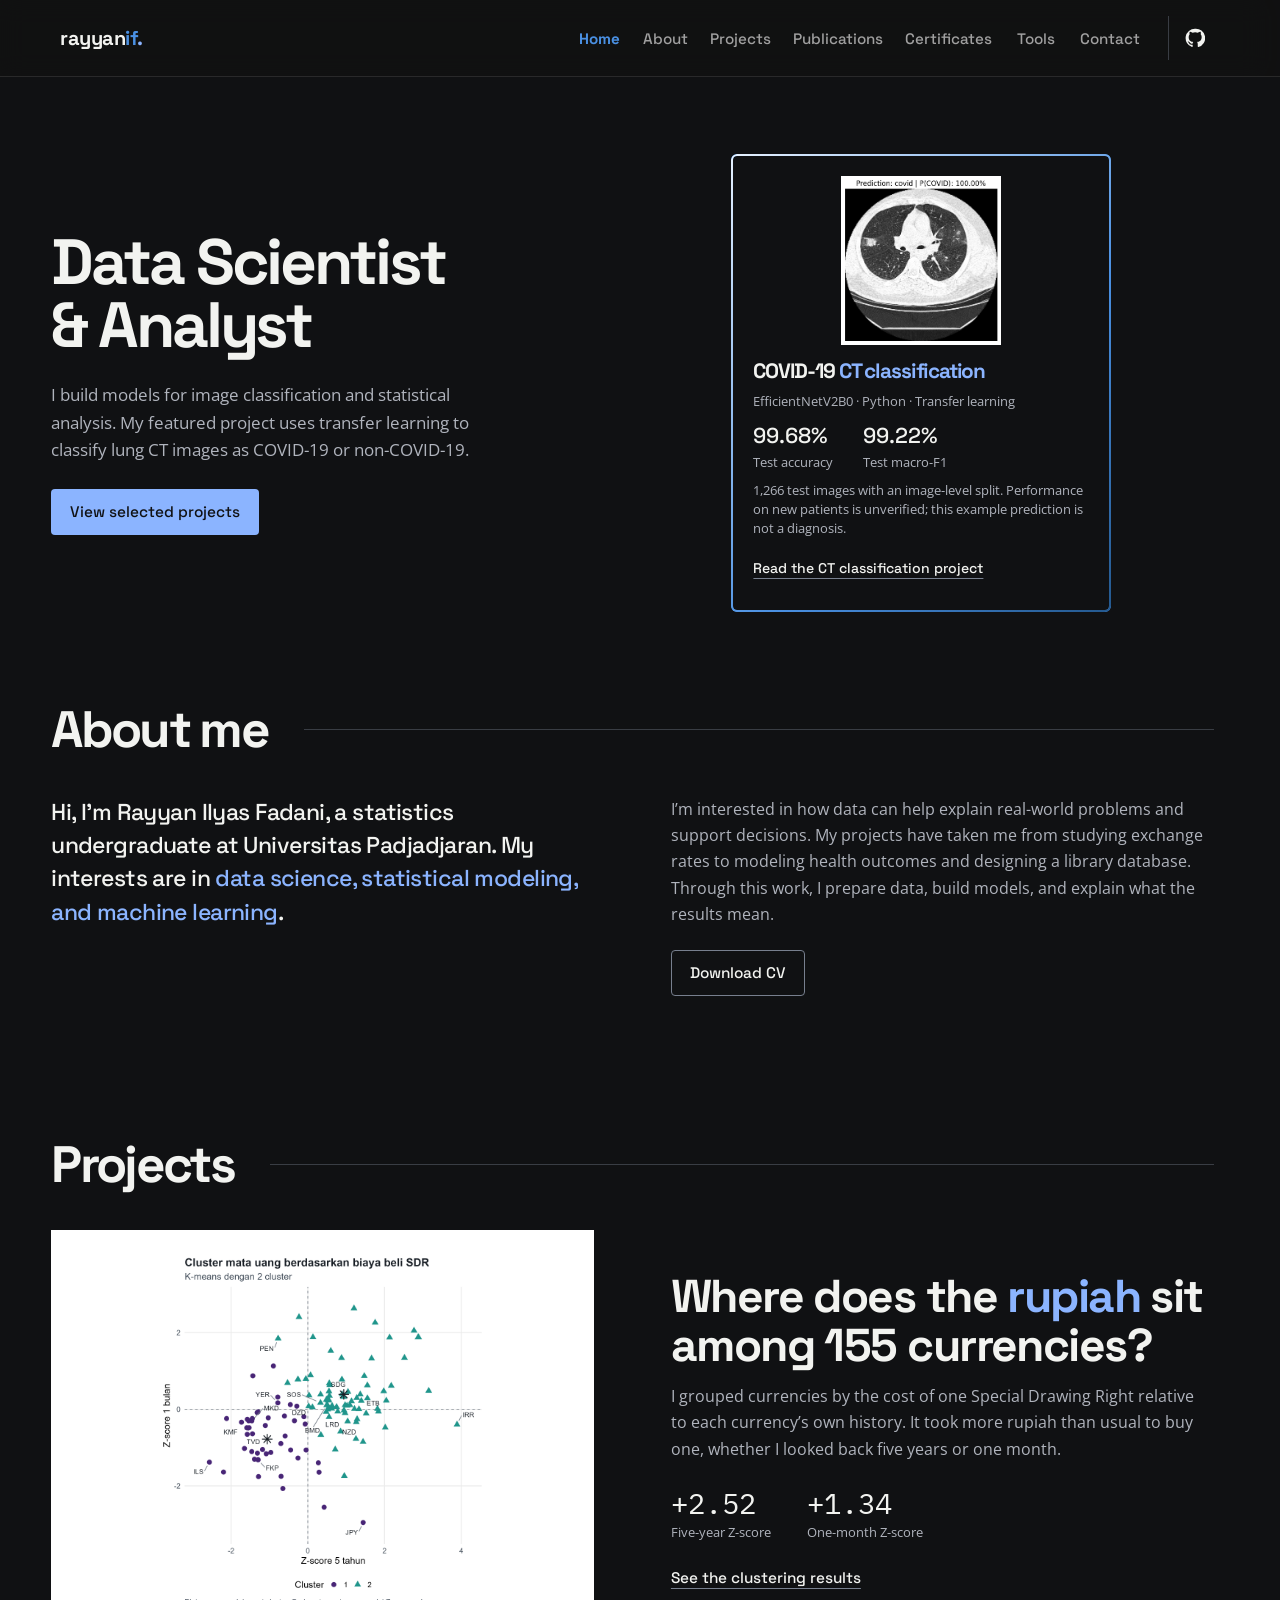
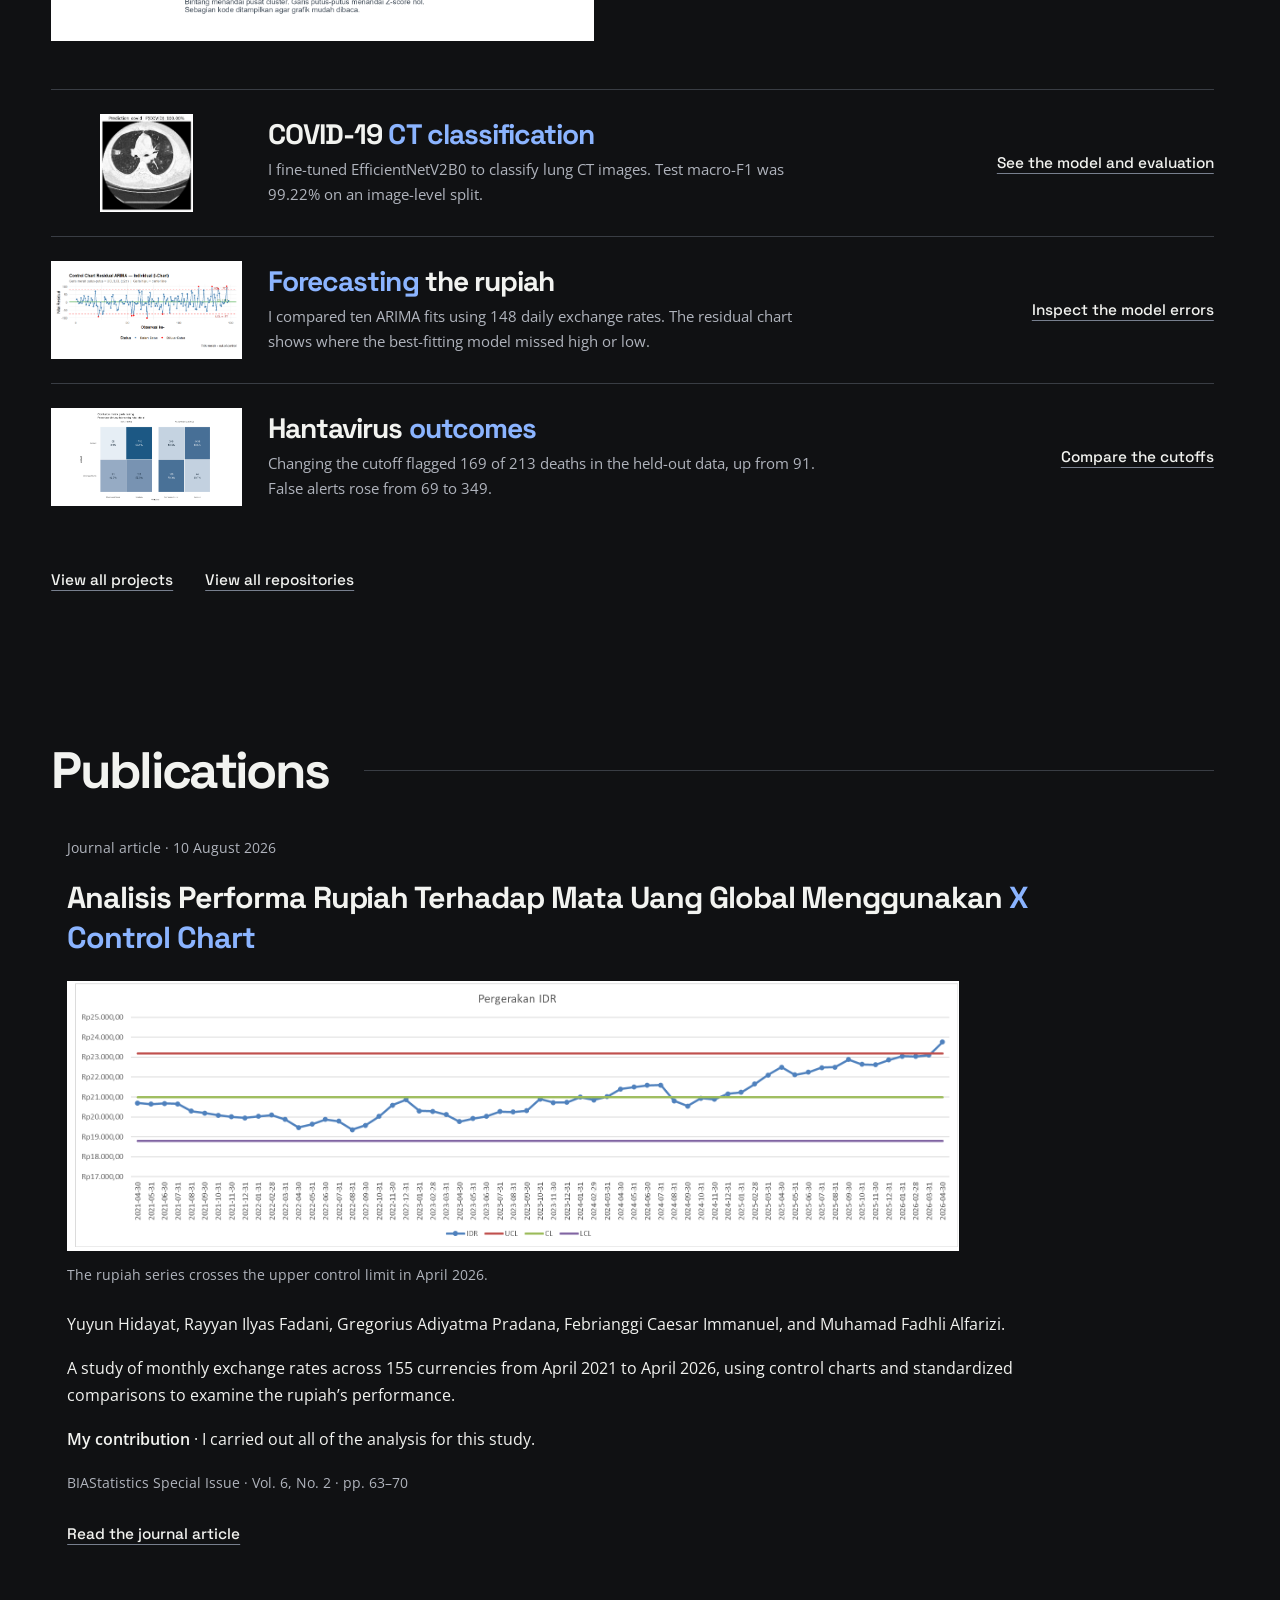
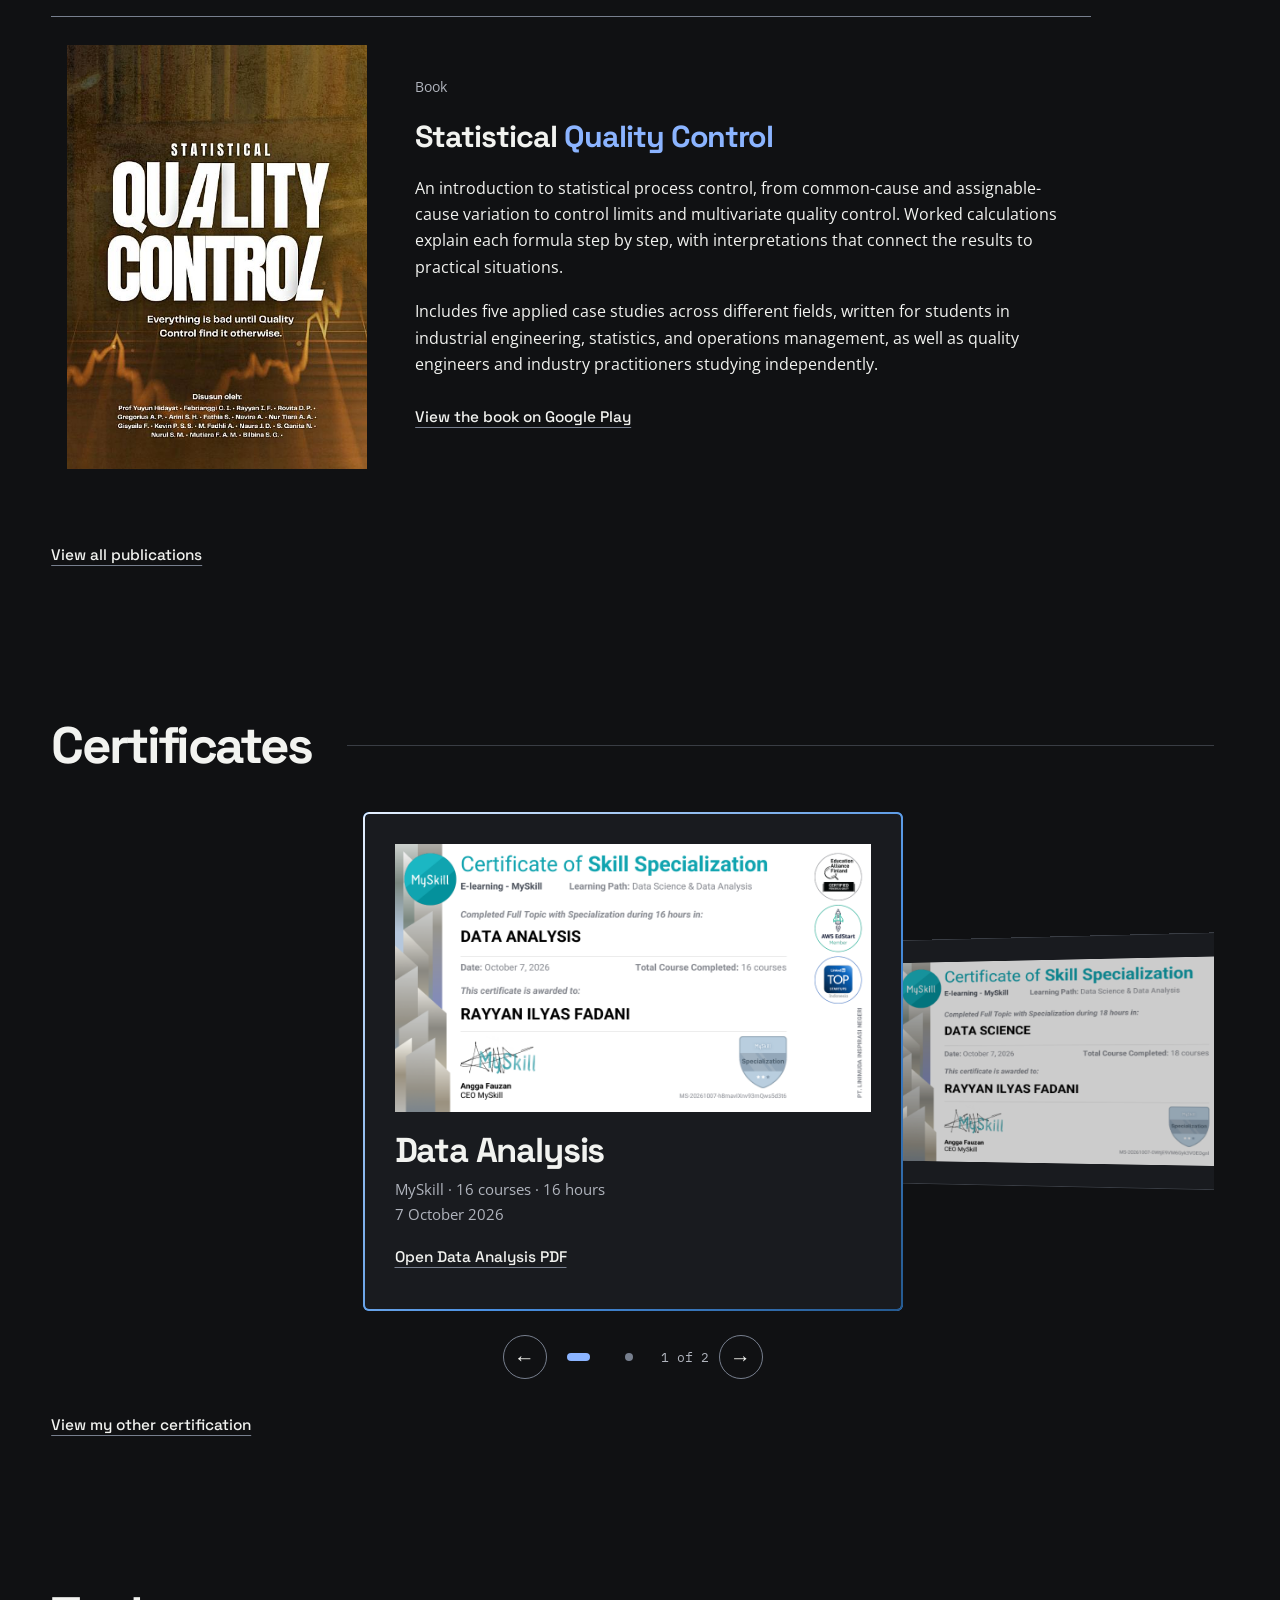
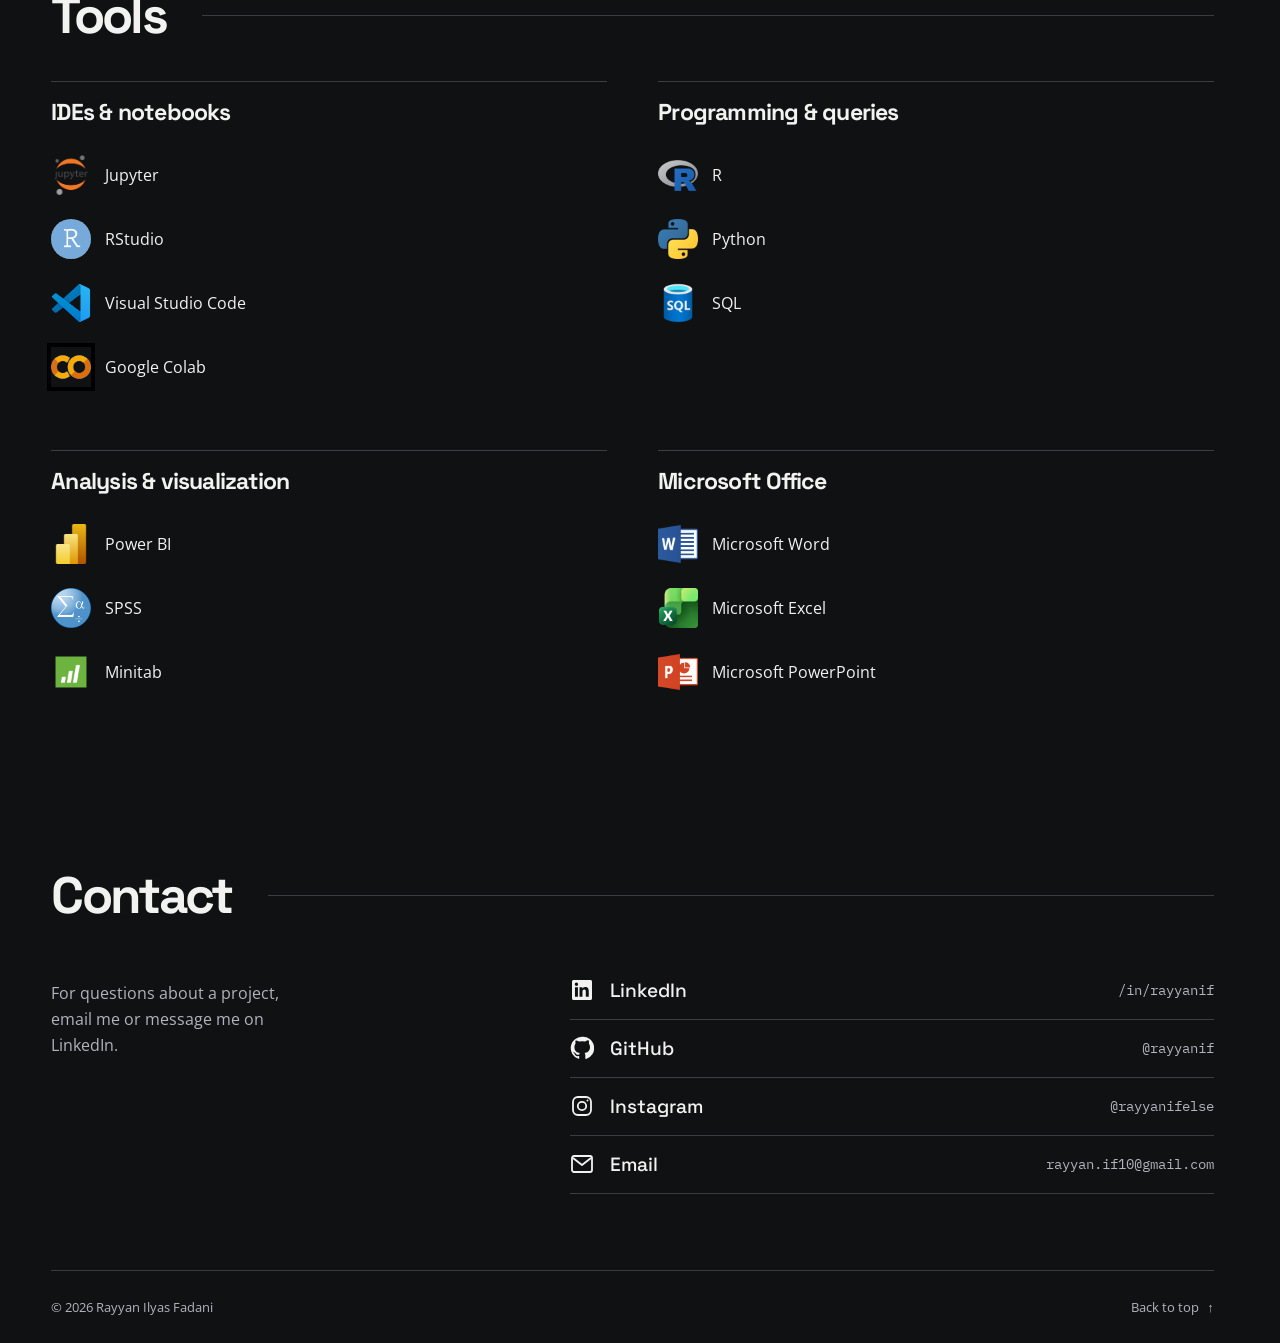
<file: index.html>
<!doctype html>
<html lang="en" class="static-page">
<head>
  <meta charset="utf-8">
  <meta name="viewport" content="width=device-width, initial-scale=1">
  <meta name="description" content="Rayyan Ilyas Fadani’s statistics portfolio. Read his rupiah exchange-rate studies, compare classification cutoffs, or try his library catalogue.">
  <meta name="theme-color" content="#101113">
  <title>Rayyan Ilyas Fadani | Data & Statistics</title>
  <link rel="icon" href="data:image/svg+xml,%3Csvg xmlns='http://www.w3.org/2000/svg' viewBox='0 0 64 64'%3E%3Crect width='64' height='64' rx='12' fill='%23101113'/%3E%3Ctext x='13' y='48' fill='%238bb4ff' font-size='48' font-family='Arial' font-weight='700'%3Er%3C/text%3E%3C/svg%3E">
  <link rel="preload" href="assets/fonts/space-grotesk-700.ttf" as="font" type="font/ttf" crossorigin>
  <link rel="stylesheet" href="styles.css">
  <script src="script.js" defer></script>
</head>
<body>
  <svg width="0" height="0" aria-hidden="true" focusable="false" style="position:absolute">
    <defs>
      <filter id="colab-background" color-interpolation-filters="sRGB">
        <feColorMatrix type="matrix" values="1 0 0 0 0  0 1 0 0 0  0 0 1 0 0  0 0 -1 0 1"/>
      </filter>
    </defs>
  </svg>
  <div class="cursor-glow" aria-hidden="true"></div>
  <a class="skip-link" href="#main">Skip to content</a>
  <header class="site-header">
    <nav class="navigation" aria-label="Main navigation">
      <a class="wordmark" href="#home" aria-label="Rayyan, home">rayyan<span>if</span><span class="wordmark-period">.</span></a>
      <button class="menu-toggle" type="button" aria-expanded="false" aria-controls="nav-links">Menu <span aria-hidden="true">☰</span></button>
      <div class="nav-links" id="nav-links">
        <a class="is-current" href="#home" aria-current="location">Home</a>
        <a href="#about">About</a>
        <a href="#projects">Projects</a>
        <a href="#publications">Publications</a>
        <a href="#certificates">Certificates</a>
        <a href="#tools">Tools</a>
        <a href="#contact">Contact</a>
      </div>
      <a class="nav-social" href="https://github.com/rayyanif" target="_blank" rel="noopener noreferrer" aria-label="Rayyan on GitHub (opens in a new tab)"><svg width="20" height="20" viewBox="0 0 24 24" aria-hidden="true"><path fill="currentColor" d="M12 .8a11.3 11.3 0 0 0-3.6 22c.6.1.8-.3.8-.6v-2.1c-3.4.7-4.1-1.4-4.1-1.4-.5-1.3-1.3-1.7-1.3-1.7-1.1-.7.1-.7.1-.7 1.2.1 1.8 1.2 1.8 1.2 1.1 1.8 2.8 1.3 3.5 1 .1-.8.4-1.3.7-1.6-2.7-.3-5.5-1.4-5.5-6 0-1.3.5-2.4 1.2-3.3-.1-.3-.5-1.5.1-3.2 0 0 1-.3 3.4 1.2a11.7 11.7 0 0 1 6.2 0c2.4-1.6 3.4-1.2 3.4-1.2.6 1.7.2 2.9.1 3.2.8.9 1.2 2 1.2 3.3 0 4.6-2.8 5.7-5.5 6 .4.4.8 1.1.8 2.2v3.2c0 .3.2.7.8.6A11.3 11.3 0 0 0 12 .8Z"/></svg></a>
    </nav>
  </header>

  <main id="main" tabindex="-1">
    <section class="hero section-shell" id="home" aria-labelledby="hero-title">
      <div class="hero-copy">
        <h1 id="hero-title">Data Scientist<span>&amp; Analyst</span></h1>
        <p class="hero-description">I build models for image classification and statistical analysis. My featured project uses transfer learning to classify lung CT images as COVID-19 or non-COVID-19.</p>
        <a class="button button-primary" href="#projects">View selected projects</a>
      </div>
      <a class="hero-project" data-project="covid" href="https://github.com/rayyanif/COVID-CT-Scans-Classification#readme" aria-labelledby="figure-title">
        <div class="hero-project-image">
          <img src="assets/projects/covid-ct-prediction.png" width="389" height="411" alt="Example lung CT image predicted as COVID, with a displayed model probability of 100 percent.">
        </div>
        <div class="hero-project-caption">
          <h2 id="figure-title">COVID-19 <span class="title-accent">CT classification</span></h2>
          <p>EfficientNetV2B0 · Python · Transfer learning</p>
          <dl class="hero-project-metrics">
            <div><dt>Test accuracy</dt><dd>99.68%</dd></div>
            <div><dt>Test macro-F1</dt><dd>99.22%</dd></div>
          </dl>
          <p class="hero-project-note">1,266 test images with an image-level split. Performance on new patients is unverified; this example prediction is not a diagnosis.</p>
          <span class="text-link">Read the CT classification project</span>
        </div>
      </a>
    </section>

    <section class="about section-shell" id="about" aria-labelledby="about-title">
      <h2 class="section-title" id="about-title">About me</h2>
      <div class="about-copy">
        <p>Hi, I’m Rayyan Ilyas Fadani, a statistics undergraduate at Universitas Padjadjaran. My interests are in <span class="title-accent">data science, statistical modeling, and machine learning</span>.</p>
        <div class="about-details">
          <p>I’m interested in how data can help explain real-world problems and support decisions. My projects have taken me from studying exchange rates to modeling health outcomes and designing a library database. Through this work, I prepare data, build models, and explain what the results mean.</p>
          <div class="about-actions">
            <a class="button button-outline" href="assets/documents/rayyan-ilyas-fadani-cv.pdf" download="Rayyan-Ilyas-Fadani-CV.pdf">Download CV</a>
          </div>
        </div>
      </div>
    </section>

    <section class="portfolio section-shell content-section" id="projects" aria-labelledby="projects-title">
      <h2 class="section-title" id="projects-title">Projects</h2>
      <div class="section-content">
        <article class="lead-project">
          <a class="project-entry" href="https://github.com/rayyanif/currency-clustering#readme" data-project="currency" aria-labelledby="currency-action currency-title">
            <div class="project-image"><img src="assets/projects/currency-clustering.png" width="2160" height="2016" loading="lazy" alt="Scatterplot of 155 currencies. The two clusters separate most clearly along the five-year Z-score axis."></div>
            <div class="project-body">
              <h3 id="currency-title">Where does the <span class="title-accent">rupiah</span> sit among 155 currencies?</h3>
              <p>I grouped currencies by the cost of one Special Drawing Right relative to each currency’s own history. It took more rupiah than usual to buy one, whether I looked back five years or one month.</p>
              <dl class="scores">
                <div><dt>Five-year Z-score</dt><dd>+2.52</dd></div>
                <div><dt>One-month Z-score</dt><dd>+1.34</dd></div>
              </dl>
              <span class="project-action" id="currency-action">See the clustering results</span>
            </div>
          </a>
        </article>
        <div class="project-list">
          <article>
            <a class="project-entry" href="https://github.com/rayyanif/COVID-CT-Scans-Classification#readme" data-project="covid" aria-labelledby="covid-action covid-title">
              <div class="project-image"><img src="assets/projects/covid-ct-prediction.png" width="389" height="411" loading="lazy" alt="Example lung CT image predicted as COVID by the classification model."></div>
              <div class="project-body"><h3 id="covid-title">COVID-19 <span class="title-accent">CT classification</span></h3><p>I fine-tuned EfficientNetV2B0 to classify lung CT images. Test macro-F1 was 99.22% on an image-level split.</p></div>
              <span class="project-action" id="covid-action">See the model and evaluation</span>
            </a>
          </article>
          <article>
            <a class="project-entry" href="https://github.com/rayyanif/time-series-anomaly-detection#readme" data-project="timeseries" aria-labelledby="rate-action rate-title">
              <div class="project-image"><img src="assets/projects/time-series-anomaly-detection.png" width="963" height="405" loading="lazy" alt="Rupiah model residuals plotted against upper and lower control limits."></div>
              <div class="project-body"><h3 id="rate-title"><span class="title-accent">Forecasting</span> the rupiah</h3><p>I compared ten ARIMA fits using 148 daily exchange rates. The residual chart shows where the best-fitting model missed high or low.</p></div>
              <span class="project-action" id="rate-action">Inspect the model errors</span>
            </a>
          </article>
          <article>
            <a class="project-entry" href="https://github.com/rayyanif/hantavirus-outcome-logit#readme" data-project="hantavirus" aria-labelledby="cutoff-action cutoff-title">
              <div class="project-image"><img src="assets/projects/hantavirus-outcome-logit.png" width="1980" height="1320" loading="lazy" alt="Two confusion matrices compare deaths detected and false alerts at different cutoffs."></div>
              <div class="project-body"><h3 id="cutoff-title">Hantavirus <span class="title-accent">outcomes</span></h3><p>Changing the cutoff flagged 169 of 213 deaths in the held-out data, up from 91. False alerts rose from 69 to 349.</p></div>
              <span class="project-action" id="cutoff-action">Compare the cutoffs</span>
            </a>
          </article>
          <article>
            <a class="project-entry" href="https://github.com/rayyanif/sistem-perpustakaan-demo#readme" data-project="library" aria-labelledby="library-action library-title">
              <div class="project-image"><img src="assets/projects/sistem-perpustakaan-demo.png" width="1917" height="1077" loading="lazy" alt="Book records in the staff interface of the PHP library application."></div>
              <div class="project-body"><h3 id="library-title">Library <span class="title-accent">catalogue and loans</span></h3><p>I designed a five-table database that links books to shelves and ties each loan to a book, a member, and the staff member who recorded it.</p></div>
              <span class="project-action" id="library-action">See the database design and demo</span>
            </a>
          </article>
        </div>
        <div class="section-actions">
          <a class="text-link" href="projects.html">View all projects</a>
          <a class="text-link" href="https://github.com/rayyanif?tab=repositories" target="_blank" rel="noopener noreferrer">View all repositories</a>
        </div>
      </div>
    </section>

    <section class="section-shell content-section" id="publications" aria-labelledby="publications-title">
      <h2 class="section-title" id="publications-title">Publications</h2>
      <div class="section-content">
        <div class="publication-list">
          <article>
            <a class="publication-entry" href="https://biastatistics.statistics.unpad.ac.id/?journal=biastatistics-special-issue&amp;page=article&amp;op=view&amp;path[]=365" target="_blank" rel="noopener noreferrer" aria-labelledby="publication-article-title">
            <p class="publication-meta">Journal article · 10 August 2026</p>
            <h3 id="publication-article-title" lang="id">Analisis Performa Rupiah Terhadap Mata Uang Global Menggunakan <span class="title-accent">X Control Chart</span></h3>
            <figure class="publication-figure">
              <img class="publication-chart" src="assets/publications/rupiah-control-chart.png" width="892" height="270" loading="lazy" alt="Rupiah exchange-rate control chart showing the IDR series rising above the upper control limit in April 2026.">
              <figcaption>The rupiah series crosses the upper control limit in April 2026.</figcaption>
            </figure>
            <p>Yuyun Hidayat, Rayyan Ilyas Fadani, Gregorius Adiyatma Pradana, Febrianggi Caesar Immanuel, and Muhamad Fadhli Alfarizi.</p>
            <p>A study of monthly exchange rates across 155 currencies from April 2021 to April 2026, using control charts and standardized comparisons to examine the rupiah’s performance.</p>
            <p><strong>My contribution</strong> · I carried out all of the analysis for this study.</p>
            <p class="publication-meta">BIAStatistics Special Issue · Vol. 6, No. 2 · pp. 63–70</p>
            <span class="text-link">Read the journal article</span>
            </a>
          </article>
          <article>
            <a class="publication-entry publication-book" href="https://play.google.com/store/books/details?id=x0sCEgAAQBAJ" target="_blank" rel="noopener noreferrer" aria-labelledby="publication-book-title">
            <img class="publication-cover" src="assets/publications/statistical-quality-control.png" width="488" height="690" loading="lazy" alt="Statistical Quality Control book cover, with a gold financial chart and white title lettering.">
            <div>
            <p class="publication-meta">Book</p>
            <h3 id="publication-book-title">Statistical <span class="title-accent">Quality Control</span></h3>
            <p>An introduction to statistical process control, from common-cause and assignable-cause variation to control limits and multivariate quality control. Worked calculations explain each formula step by step, with interpretations that connect the results to practical situations.</p>
            <p>Includes five applied case studies across different fields, written for students in industrial engineering, statistics, and operations management, as well as quality engineers and industry practitioners studying independently.</p>
            <span class="text-link">View the book on Google Play</span>
            </div>
            </a>
          </article>
        </div>
        <div class="section-actions"><a class="text-link" href="publications.html">View all publications</a></div>
      </div>
    </section>

    <section class="section-shell content-section" id="certificates" aria-labelledby="certificates-title">
      <h2 class="section-title" id="certificates-title">Certificates</h2>
      <div class="section-content">
        <div class="certificate-carousel" role="region" aria-roledescription="carousel" aria-label="Professional learning certificates">
          <div class="certificate-stage">
            <article class="certificate-card is-active" data-cert-card="0" aria-label="1 of 2: Data Analysis">
              <a class="certificate-image" href="assets/certificates/data-analysis.pdf" data-certificate="analysis" aria-label="View Data Analysis certificate"><img src="assets/certificates/data-analysis.png" width="1080" height="608" alt="MySkill Data Analysis certificate awarded to Rayyan Ilyas Fadani on October 7, 2026."></a>
              <div class="certificate-caption">
                <h3>Data Analysis</h3>
                <p>MySkill · 16 courses · 16 hours<br><time datetime="2026-10-07">7 October 2026</time></p>
                <a class="text-link" href="assets/certificates/data-analysis.pdf" target="_blank" rel="noopener">Open Data Analysis PDF</a>
              </div>
            </article>
            <article class="certificate-card is-next" data-cert-card="1" aria-label="2 of 2: Data Science">
              <a class="certificate-image" href="assets/certificates/data-science.pdf" data-certificate="science" aria-label="View Data Science certificate"><img src="assets/certificates/data-science.png" width="1080" height="608" alt="MySkill Data Science certificate awarded to Rayyan Ilyas Fadani on October 7, 2026."></a>
              <div class="certificate-caption">
                <h3>Data Science</h3>
                <p>MySkill · 18 courses · 18 hours<br><time datetime="2026-10-07">7 October 2026</time></p>
                <a class="text-link" href="assets/certificates/data-science.pdf" target="_blank" rel="noopener">Open Data Science PDF</a>
              </div>
            </article>
          </div>
          <div class="carousel-controls"><button class="icon-button" type="button" id="cert-prev" aria-label="Previous certificate"><span aria-hidden="true">←</span></button><div class="carousel-pagination"><button type="button" class="pagination-dot is-active" data-cert-select="0" aria-label="Show Data Analysis certificate" aria-current="true"></button><button type="button" class="pagination-dot" data-cert-select="1" aria-label="Show Data Science certificate"></button></div><span class="carousel-status" id="certificate-status" aria-live="polite">1 of 2</span><button class="icon-button" type="button" id="cert-next" aria-label="Next certificate"><span aria-hidden="true">→</span></button></div>
        </div>
        <a class="text-link more-certificates" href="https://drive.google.com/drive/folders/1c-R0uegCNLDr7WXMf4hUiOt3ECHUJkLB" target="_blank" rel="noopener noreferrer">View my other certification</a>
      </div>
    </section>

    <section class="section-shell content-section" id="tools" aria-labelledby="tools-title">
      <h2 class="section-title" id="tools-title">Tools</h2>
      <div class="section-content">
        <div class="tool-groups">
          <section class="tool-group">
            <h3>IDEs &amp; notebooks</h3>
            <ul>
              <li><img class="tool-logo" src="assets/tools/jupyter.webp" width="64" height="64" loading="lazy" alt=""><span>Jupyter</span></li>
              <li><img class="tool-logo" src="assets/tools/rstudio.png" width="64" height="64" loading="lazy" alt=""><span>RStudio</span></li>
              <li><img class="tool-logo" src="assets/tools/vscode.png" width="64" height="64" loading="lazy" alt=""><span>Visual Studio Code</span></li>
              <li><img class="tool-logo" src="assets/tools/colab.png" width="64" height="64" loading="lazy" alt=""><span>Google Colab</span></li>
            </ul>
          </section>
          <section class="tool-group">
            <h3>Programming &amp; queries</h3>
            <ul>
              <li><img class="tool-logo" src="assets/tools/r.webp" width="64" height="64" loading="lazy" alt=""><span>R</span></li>
              <li><img class="tool-logo" src="assets/tools/python.webp" width="64" height="64" loading="lazy" alt=""><span>Python</span></li>
              <li><img class="tool-logo" src="assets/tools/sql.webp" width="64" height="64" loading="lazy" alt=""><span>SQL</span></li>
            </ul>
          </section>
          <section class="tool-group">
            <h3>Analysis &amp; visualization</h3>
            <ul>
              <li><img class="tool-logo" src="assets/tools/powerbi.webp" width="64" height="64" loading="lazy" alt=""><span>Power BI</span></li>
              <li><img class="tool-logo" src="assets/tools/spss-transparent.png" width="64" height="64" loading="lazy" alt=""><span>SPSS</span></li>
              <li><img class="tool-logo" src="assets/tools/minitab.webp" width="64" height="64" loading="lazy" alt=""><span>Minitab</span></li>
            </ul>
          </section>
          <section class="tool-group">
            <h3>Microsoft Office</h3>
            <ul>
              <li><img class="tool-logo" src="assets/tools/word.webp" width="64" height="64" loading="lazy" alt=""><span>Microsoft Word</span></li>
              <li><img class="tool-logo" src="assets/tools/excel.webp" width="64" height="64" loading="lazy" alt=""><span>Microsoft Excel</span></li>
              <li><img class="tool-logo" src="assets/tools/ppt.webp" width="64" height="64" loading="lazy" alt=""><span>Microsoft PowerPoint</span></li>
            </ul>
          </section>
        </div>
      </div>
    </section>

    <section class="contact section-shell" id="contact" aria-labelledby="contact-title">
      <h2 class="section-title" id="contact-title">Contact</h2>
      <div><p>For questions about a project, email me or message me on LinkedIn.</p></div>
      <div class="social-links">
        <a href="https://www.linkedin.com/in/rayyanif" target="_blank" rel="noopener noreferrer">
          <svg class="contact-icon" width="24" height="24" viewBox="0 0 24 24" fill="currentColor" aria-hidden="true"><path d="M20.45 2H3.55C2.69 2 2 2.68 2 3.52v16.96C2 21.32 2.69 22 3.55 22h16.9c.86 0 1.55-.68 1.55-1.52V3.52C22 2.68 21.31 2 20.45 2ZM7.93 18.75H4.98V9.2h2.95ZM6.45 7.9a1.71 1.71 0 1 1 0-3.42 1.71 1.71 0 0 1 0 3.42Zm12.3 10.85H15.8V14.1c0-1.11-.02-2.54-1.55-2.54-1.55 0-1.79 1.21-1.79 2.46v4.73H9.51V9.2h2.83v1.3h.04c.39-.74 1.36-1.52 2.79-1.52 2.98 0 3.58 1.96 3.58 4.51Z"/></svg>
          <strong>LinkedIn</strong><span>/in/rayyanif</span>
        </a>
        <a href="https://github.com/rayyanif" target="_blank" rel="noopener noreferrer">
          <svg class="contact-icon" width="24" height="24" viewBox="0 0 24 24" fill="currentColor" aria-hidden="true"><path d="M12 .8a11.3 11.3 0 0 0-3.6 22c.6.1.8-.3.8-.6v-2.1c-3.4.7-4.1-1.4-4.1-1.4-.5-1.3-1.3-1.7-1.3-1.7-1.1-.7.1-.7.1-.7 1.2.1 1.8 1.2 1.8 1.2 1.1 1.8 2.8 1.3 3.5 1 .1-.8.4-1.3.7-1.6-2.7-.3-5.5-1.4-5.5-6 0-1.3.5-2.4 1.2-3.3-.1-.3-.5-1.5.1-3.2 0 0 1-.3 3.4 1.2a11.7 11.7 0 0 1 6.2 0c2.4-1.6 3.4-1.2 3.4-1.2.6 1.7.2 2.9.1 3.2.8.9 1.2 2 1.2 3.3 0 4.6-2.8 5.7-5.5 6 .4.4.8 1.1.8 2.2v3.2c0 .3.2.7.8.6A11.3 11.3 0 0 0 12 .8Z"/></svg>
          <strong>GitHub</strong><span>@rayyanif</span>
        </a>
        <a href="https://www.instagram.com/rayyanifelse/" target="_blank" rel="noopener noreferrer">
          <svg class="contact-icon" width="24" height="24" viewBox="0 0 24 24" fill="none" stroke="currentColor" stroke-width="1.8" aria-hidden="true"><rect x="3" y="3" width="18" height="18" rx="5"/><circle cx="12" cy="12" r="4.2"/><circle cx="17.5" cy="6.5" r="1" fill="currentColor" stroke="none"/></svg>
          <strong>Instagram</strong><span>@rayyanifelse</span>
        </a>
        <a href="mailto:rayyan.if10@gmail.com">
          <svg class="contact-icon" width="24" height="24" viewBox="0 0 24 24" fill="none" stroke="currentColor" stroke-width="1.8" stroke-linejoin="round" aria-hidden="true"><rect x="2" y="4" width="20" height="16" rx="2"/><path d="m3 6 9 7 9-7"/></svg>
          <strong>Email</strong><span>rayyan.if10@gmail.com</span>
        </a>
      </div>
    </section>
  </main>

  <footer class="site-footer section-shell"><p>© <span id="footer-year">2026</span> Rayyan Ilyas Fadani</p><a href="#home">Back to top <span aria-hidden="true">↑</span></a></footer>

  <dialog class="detail-dialog" id="project-dialog" aria-labelledby="project-dialog-title"><div class="dialog-top"><button class="close-button" type="button" data-close-dialog="project-dialog" aria-label="Close project notes">Close <span aria-hidden="true">×</span></button></div><div id="project-dialog-content"></div></dialog>
  <dialog class="certificate-dialog" id="certificate-dialog" aria-labelledby="certificate-dialog-title"><div class="dialog-top"><h2 id="certificate-dialog-title">Certificate</h2><button class="close-button" type="button" data-close-dialog="certificate-dialog" aria-label="Close certificate">Close <span aria-hidden="true">×</span></button></div><img id="certificate-dialog-image" src="assets/certificates/data-analysis.png" width="1080" height="608" alt=""><div class="certificate-dialog-footer"><p id="certificate-dialog-description"></p><a class="button button-primary" id="certificate-download" href="assets/certificates/data-analysis.pdf" download>Download PDF</a></div></dialog>
</body>
</html>
</file>
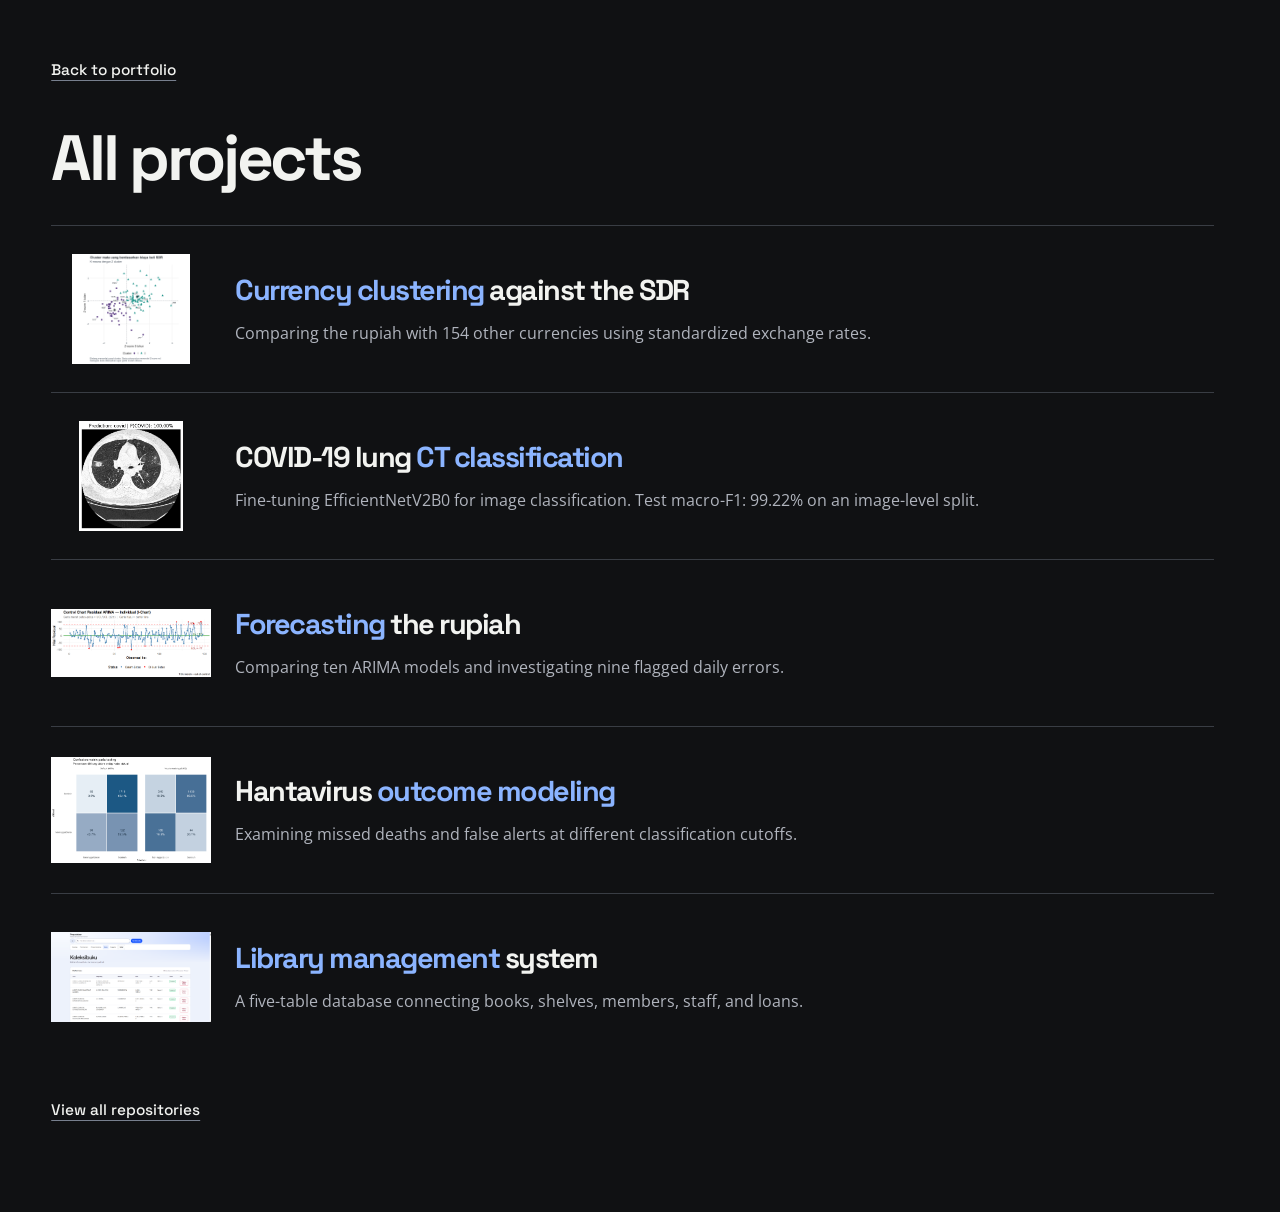
<file: projects.html>
<!doctype html>
<html lang="en">
<head>
  <meta charset="utf-8">
  <meta name="viewport" content="width=device-width, initial-scale=1">
  <meta name="description" content="Projects by Rayyan Ilyas Fadani in statistical modeling, currency analysis, and database design.">
  <title>All projects | Rayyan Ilyas Fadani</title>
  <link rel="stylesheet" href="styles.css">
</head>
<body>
  <main class="section-shell archive">
    <a class="text-link" href="index.html#projects">Back to portfolio</a>
    <h1>All projects</h1>
    <ul class="archive-list">
      <li><a href="index.html#project-currency"><img src="assets/projects/currency-clustering.png" width="2160" height="2016" alt="Currency clustering scatterplot."><div><h2><span class="title-accent">Currency clustering</span> against the SDR</h2><p>Comparing the rupiah with 154 other currencies using standardized exchange rates.</p></div></a></li>
      <li><a href="index.html#project-covid"><img src="assets/projects/covid-ct-prediction.png" width="389" height="411" loading="lazy" alt="Example lung CT classification prediction."><div><h2>COVID-19 lung <span class="title-accent">CT classification</span></h2><p>Fine-tuning EfficientNetV2B0 for image classification. Test macro-F1: 99.22% on an image-level split.</p></div></a></li>
      <li><a href="index.html#project-timeseries"><img src="assets/projects/time-series-anomaly-detection.png" width="963" height="405" alt="Control chart of model residuals."><div><h2><span class="title-accent">Forecasting</span> the rupiah</h2><p>Comparing ten ARIMA models and investigating nine flagged daily errors.</p></div></a></li>
      <li><a href="index.html#project-hantavirus"><img src="assets/projects/hantavirus-outcome-logit.png" width="1980" height="1320" loading="lazy" alt="Confusion matrices for two classification cutoffs."><div><h2>Hantavirus <span class="title-accent">outcome modeling</span></h2><p>Examining missed deaths and false alerts at different classification cutoffs.</p></div></a></li>
      <li><a href="index.html#project-library"><img src="assets/projects/sistem-perpustakaan-demo.png" width="1917" height="1077" loading="lazy" alt="Library management interface."><div><h2><span class="title-accent">Library management</span> system</h2><p>A five-table database connecting books, shelves, members, staff, and loans.</p></div></a></li>
    </ul>
    <div class="section-actions"><a class="text-link" href="https://github.com/rayyanif?tab=repositories" target="_blank" rel="noopener noreferrer">View all repositories</a></div>
  </main>
</body>
</html>
</file>
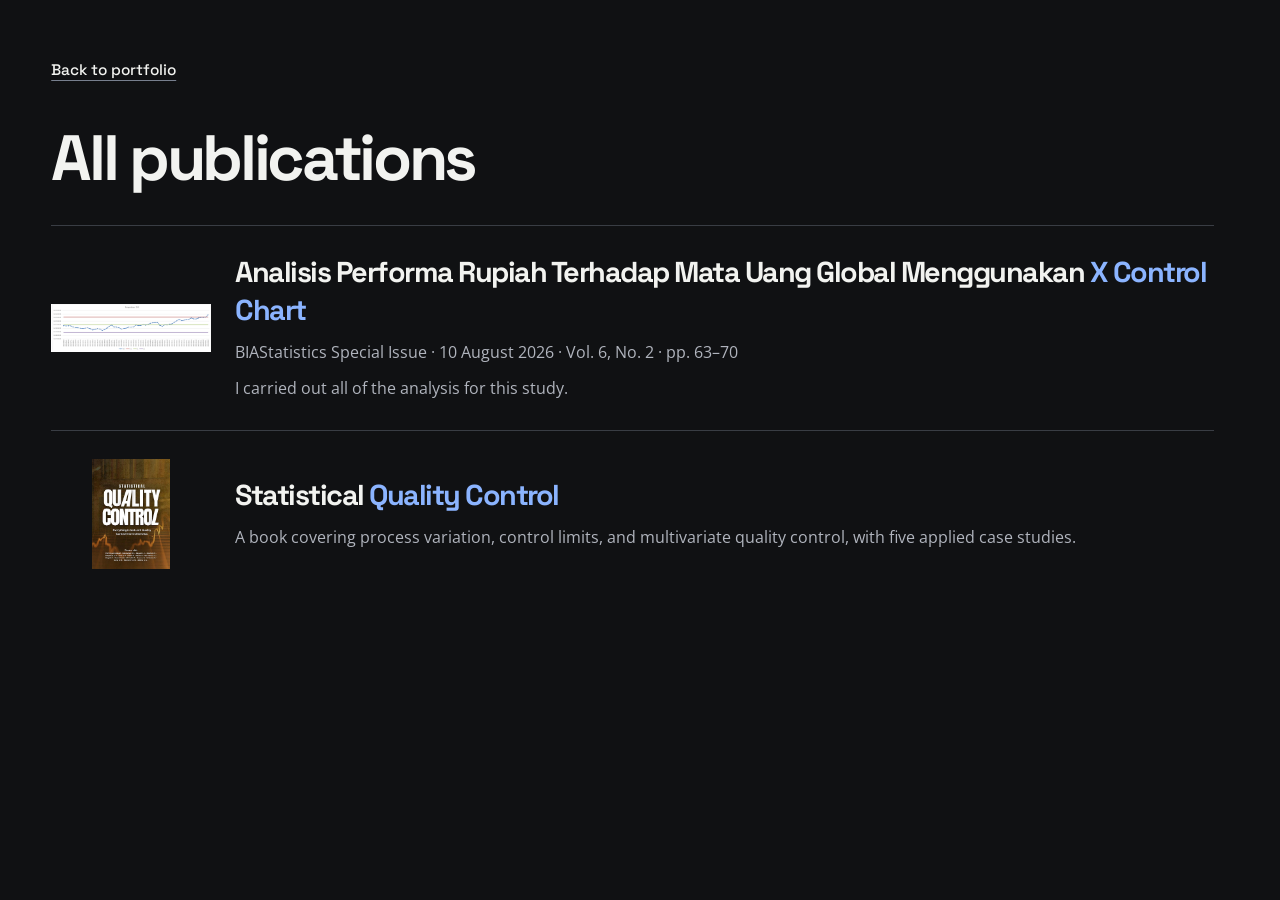
<file: publications.html>
<!doctype html>
<html lang="en">
<head>
  <meta charset="utf-8">
  <meta name="viewport" content="width=device-width, initial-scale=1">
  <meta name="description" content="Publications by Rayyan Ilyas Fadani, including a rupiah control-chart study and Statistical Quality Control.">
  <title>All publications | Rayyan Ilyas Fadani</title>
  <link rel="stylesheet" href="styles.css">
</head>
<body>
  <main class="section-shell archive">
    <a class="text-link" href="index.html#publications">Back to portfolio</a>
    <h1>All publications</h1>
    <ul class="archive-list">
      <li><a href="https://biastatistics.statistics.unpad.ac.id/?journal=biastatistics-special-issue&amp;page=article&amp;op=view&amp;path[]=365" target="_blank" rel="noopener noreferrer"><img src="assets/publications/rupiah-control-chart.png" width="892" height="270" alt="Rupiah control chart."><div><h2 lang="id">Analisis Performa Rupiah Terhadap Mata Uang Global Menggunakan <span class="title-accent">X Control Chart</span></h2><p>BIAStatistics Special Issue · 10 August 2026 · Vol. 6, No. 2 · pp. 63–70</p><p>I carried out all of the analysis for this study.</p></div></a></li>
      <li><a href="https://play.google.com/store/books/details?id=x0sCEgAAQBAJ" target="_blank" rel="noopener noreferrer"><img src="assets/publications/statistical-quality-control.png" width="488" height="690" alt="Statistical Quality Control book cover."><div><h2>Statistical <span class="title-accent">Quality Control</span></h2><p>A book covering process variation, control limits, and multivariate quality control, with five applied case studies.</p></div></a></li>
    </ul>
  </main>
</body>
</html>
</file>
<file: styles.css>
@font-face {
  font-family: "Space Grotesk";
  src: url("assets/fonts/space-grotesk-700.ttf") format("truetype");
  font-weight: 700;
  font-display: swap;
}
@font-face {
  font-family: "Space Grotesk";
  src: url("assets/fonts/space-grotesk-500.ttf") format("truetype");
  font-weight: 500;
  font-display: swap;
}
@font-face {
  font-family: "Open Sans";
  src: url("assets/fonts/open-sans-400.ttf") format("truetype");
  font-weight: 400;
  font-display: swap;
}
@font-face {
  font-family: "Open Sans";
  src: url("assets/fonts/open-sans-600.ttf") format("truetype");
  font-weight: 600;
  font-display: swap;
}
@font-face {
  font-family: "IBM Plex Mono";
  src: url("assets/fonts/ibm-plex-mono-400.ttf") format("truetype");
  font-weight: 400;
  font-display: swap;
}

:root {
  --section-content-gap: clamp(28px, 3vw, 44px);
  color-scheme: dark;
  --bg: #101113;
  --surface: #191b1f;
  --text: #f2f3f0;
  --muted: #b0b4bd;
  --line: #393d44;
  --control: #777f8e;
  --accent: #8bb4ff;
  --paper: #dce7f9;
  --ink: #18232e;
  --paper-muted: #445363;
  --print-blue: #174d96;
  --display: "Space Grotesk", Arial, sans-serif;
  --body: "Open Sans", Arial, sans-serif;
  --mono: "IBM Plex Mono", monospace;
}

* { box-sizing: border-box; }
html { scroll-behavior: smooth; scroll-padding-top: 84px; scrollbar-gutter: stable; }
body {
  margin: 0;
  color: var(--text);
  background: var(--bg);
  font: 400 1rem/1.65 var(--body);
  -webkit-font-smoothing: antialiased;
}
body:has(dialog[open]) { overflow: hidden; }
h1, h2, h3, p, figure, dl, dd { margin: 0; }
h1, h2, h3 { font-family: var(--display); line-height: 1.08; }
h1, h2 { letter-spacing: -.052em; }
h3 { letter-spacing: -.034em; }
h2 { font-size: clamp(2.2rem, 4vw, 3.8rem); }
a { color: inherit; text-decoration: none; }
button { border: 0; padding: 0; font: inherit; color: inherit; background: none; }
button, a[href], [role="tab"] { cursor: pointer; }
button:disabled { cursor: not-allowed; opacity: .5; }
a:active, button:active { opacity: .78; }
:focus-visible { outline: 2px solid var(--accent); outline-offset: 4px; }
img { display: block; max-width: 100%; }
[hidden] { display: none !important; }
::selection { background: var(--accent); color: var(--bg); }
.section-shell { width: min(1176px, calc(100% - clamp(40px, 8vw, 112px))); margin-inline: auto; }
.sr-only {
  position: absolute;
  width: 1px;
  height: 1px;
  margin: -1px;
  overflow: hidden;
  clip-path: inset(50%);
  white-space: nowrap;
}
.skip-link {
  position: fixed;
  z-index: 30;
  top: 12px;
  left: 12px;
  padding: 12px 18px;
  background: var(--text);
  color: var(--bg);
  transform: translateY(-160%);
}
.skip-link:focus { transform: none; }

.cursor-glow {
  position: fixed;
  inset: 0 auto auto 0;
  width: 600px;
  height: 600px;
  pointer-events: none;
  z-index: 20;
  opacity: 0;
  background: radial-gradient(circle, rgba(74, 144, 226, .12), rgba(74, 144, 226, .05) 30%, transparent 70%);
  mix-blend-mode: screen;
  transform: translate3d(-100%, -100%, 0);
  transition: transform 140ms ease-out, opacity 180ms ease-out;
}
.cursor-glow.is-visible { opacity: 1; }

@media (hover: hover) and (pointer: fine) and (prefers-reduced-motion: no-preference) {
  .button, .text-link, .nav-links a, .nav-social, .wordmark,
  .icon-button, .close-button, .social-links a,
  .project-entry .project-image, .certificate-image, .tool-logo,
  .publication-chart, .publication-cover {
    transition: transform 180ms ease-out, color 180ms ease-out, background-color 180ms ease-out;
  }
  .button:hover, .text-link:hover, .nav-links a:hover, .nav-social:hover,
  .wordmark:hover, .icon-button:hover,
  .close-button:hover, .social-links a:hover {
    transform: translateY(-2px);
  }
  .button, .icon-button, .close-button {
    transition: transform 180ms ease-out, color 180ms ease-out,
      background-color 180ms ease-out, box-shadow 180ms ease-out;
  }
  .button:hover, .icon-button:hover, .close-button:hover {
    box-shadow: 0 0 16px rgba(139, 180, 255, .22);
  }
  .project-entry:hover .project-image, .certificate-image:hover,
  .publication-entry:hover .publication-chart, .publication-entry:hover .publication-cover,
  .publication-entry:focus-visible .publication-chart, .publication-entry:focus-visible .publication-cover {
    transform: translateY(-3px) scale(1.015);
  }
  .tool-group li:hover .tool-logo { transform: translateY(-3px) scale(1.06); }
  .button:active, .icon-button:active, .close-button:active { transform: scale(.98); }
}
@media (hover: none), (pointer: coarse), (prefers-reduced-motion: reduce) {
  .cursor-glow { display: none; }
}

.site-header {
  position: fixed;
  z-index: 10;
  inset: 0 0 auto;
  background: rgba(18, 18, 18, .82);
  backdrop-filter: blur(12px);
  -webkit-backdrop-filter: blur(12px);
  border-bottom: 1px solid rgba(255, 255, 255, .1);
  transition: transform 180ms ease-out;
}
.site-header.is-hidden { transform: translateY(-100%); }
.site-header:has(:focus-visible) { transform: translateY(0); }
.navigation {
  display: flex;
  align-items: center;
  gap: 28px;
  width: min(1160px, calc(100% - 40px));
  min-height: 76px;
  margin: auto;
  padding-block: 14px;
}
.wordmark { font: 700 1.25rem/44px var(--display); letter-spacing: -.5px; }
.wordmark > span:first-child { color: #4a90e2; }
.wordmark-period { color: var(--accent); }
.wordmark:hover, .nav-social:hover { text-decoration: underline; text-underline-offset: 4px; }
.nav-links { display: flex; gap: 22px; margin-left: auto; align-items: center; }
.nav-links a {
  display: inline-flex;
  align-items: center;
  justify-content: center;
  min-width: 44px;
  min-height: 48px;
  color: #a0a0a0;
  font: 500 .95rem var(--display);
  transition: color 180ms ease-out, transform 180ms ease-out;
}
.nav-links a:hover, .nav-links .is-current {
  color: #4a90e2;
}
.nav-links .is-current { font-weight: 700; }
.nav-links a:hover { text-decoration: underline; text-underline-offset: 6px; }
.nav-social {
  display: grid;
  width: 52px;
  min-height: 44px;
  place-items: center;
  border-left: 1px solid var(--line);
}
.nav-social:hover svg { color: var(--accent); }
.menu-toggle, .close-button {
  min-height: 44px;
  padding: 6px 12px;
  border: 1px solid var(--control);
  border-radius: 4px;
  font: 500 .94rem var(--display);
}
.menu-toggle { display: none; }
.menu-toggle span, .close-button span { margin-left: 6px; }
.menu-toggle:hover, .close-button:hover { border-color: var(--text); background: var(--surface); }

.button, .text-link, .project-action {
  display: inline-flex;
  align-items: center;
  min-height: 44px;
  width: fit-content;
  font: 500 .96rem/1.45 var(--display);
}
.button { justify-content: center; padding: 11px 18px; border: 1px solid transparent; border-radius: 4px; }
.button-primary { color: var(--bg); background: var(--accent); }
.button-primary:hover { background: #bdd3fb; text-decoration: underline; text-underline-offset: 3px; }
.button-outline { border-color: var(--control); }
.button-outline:hover { background: var(--surface); border-color: var(--text); }
.text-link, .project-action { text-decoration: underline; text-underline-offset: 5px; text-decoration-color: var(--control); }
.text-link:hover, .project-entry:hover .project-action, .project-entry:focus-visible .project-action {
  color: var(--accent);
  text-decoration-color: currentColor;
  text-decoration-thickness: 2px;
}

.hero {
  display: grid;
  grid-template-columns: minmax(0, 1.06fr) minmax(0, 1fr);
  gap: clamp(40px, 6vw, 90px);
  align-items: center;
  padding-block: clamp(132px, 12vw, 178px) clamp(64px, 7vw, 104px);
}
.hero-copy { container-type: inline-size; }
.hero h1 {
  font-size: clamp(2rem, 4.5vw, 4rem);
  font-size: clamp(2rem, 12cqw, 4rem);
  line-height: .98;
  letter-spacing: -.048em;
}
.hero h1 span { display: block; }
.hero-description { max-width: 46ch; margin-block: 25px; color: var(--muted); font-size: clamp(1rem, 1.3vw, 1.16rem); line-height: 1.65; }
@property --hero-border-angle {
  syntax: "<angle>";
  initial-value: 0deg;
  inherits: false;
}
.hero-project { display: block; color: inherit; text-decoration: none; position: relative; min-width: 0; width: min(100%, 380px); justify-self: end; padding: 20px; border: 2px solid #4a90e2; border-radius: 6px; transition: transform 200ms ease-out, box-shadow 200ms ease-out; }
.hero-project::before, .hero-project::after,
:is(#projects .project-entry, #publications .publication-entry)::before, .certificate-card.is-active::before, :is(#projects .project-entry, #publications .publication-entry)::after, .certificate-card.is-active::after {
  content: "";
  position: absolute;
  inset: -2px;
  padding: 2px;
  border-radius: inherit;
  pointer-events: none;
  -webkit-mask: linear-gradient(#fff 0 0) content-box, linear-gradient(#fff 0 0);
  -webkit-mask-composite: xor;
  mask: linear-gradient(#fff 0 0) content-box, linear-gradient(#fff 0 0);
  mask-composite: exclude;
}
.hero-project::before, :is(#projects .project-entry, #publications .publication-entry)::before, .certificate-card.is-active::before { background: linear-gradient(135deg, #e6f1ff 0%, #4a90e2 60%, #24598f 100%); }
.hero-project::after, :is(#projects .project-entry, #publications .publication-entry)::after, .certificate-card.is-active::after { opacity: 0; background: conic-gradient(from var(--hero-border-angle), transparent 0deg, #76b9ff 10deg, #fff 18deg, #76b9ff 26deg, transparent 42deg); animation: hero-border-shine 6s linear infinite; }
:is(#projects .project-entry, #publications .publication-entry) { position: relative; border-radius: 6px; }
:is(#projects .project-entry, #publications .publication-entry)::before, :is(#projects .project-entry, #publications .publication-entry)::after { inset: -8px; opacity: 0; animation: none; transition: opacity 180ms ease-out; }
:is(#projects .project-entry, #publications .publication-entry):is(:hover, :focus-visible)::before { opacity: 1; }
:is(#projects .project-entry, #publications .publication-entry):is(:hover, :focus-visible)::after { animation: hero-border-shine 6s linear infinite; }
#projects .lead-project .project-entry::before, #projects .lead-project .project-entry::after { inset: -16px; }
.hero-project:focus-within { transform: translateY(-3px) scale(1.025); box-shadow: 0 8px 28px rgba(74, 144, 226, .15); }
@keyframes hero-border-shine {
  0% { --hero-border-angle: 0deg; opacity: 0; }
  5% { opacity: 1; }
  65% { --hero-border-angle: 360deg; opacity: 1; }
  70%, 100% { --hero-border-angle: 360deg; opacity: 0; }
}
@media (min-width: 1050px) {
  .hero-project { margin-right: clamp(64px, 8vw, 112px); }
}
.hero-project-image { display: block; width: min(100%, 160px); margin-inline: auto; background: white; overflow: hidden; }
.hero-project-image img { display: block; width: 100%; height: auto; transition: transform .2s ease-out; }
.hero-project-caption { margin-top: 14px; }
.hero-project h2 { font-size: 1.3rem; line-height: 1.2; }
.hero-project-caption > p { margin-top: 8px; color: var(--muted); font-size: .8rem; line-height: 1.5; }
.hero-project-metrics { display: flex; flex-wrap: wrap; gap: 12px 30px; margin-top: 12px; }
.hero-project-metrics > div { display: flex; flex-direction: column-reverse; gap: 3px; }
.hero-project-metrics dt { font-size: .8rem; color: var(--muted); }
.hero-project-metrics dd { font: 500 1.35rem/1.2 var(--display); }
.hero-project .hero-project-note { max-width: 55ch; font-size: .8rem; }
.hero-project .text-link { margin-top: 8px; font-size: .88rem; }
@media (hover: hover) and (prefers-reduced-motion: no-preference) {
  .hero-project:hover { transform: translateY(-3px) scale(1.025); box-shadow: 0 8px 28px rgba(74, 144, 226, .15); }
}

.residual-figure {
  min-width: 0;
  padding: clamp(20px, 2.5vw, 36px);
  background: var(--paper);
  color: var(--ink);
  color-scheme: light;
}
.residual-figure :focus-visible { outline-color: var(--print-blue); }
.residual-figure h2 { font-size: clamp(1.65rem, 2.6vw, 2.4rem); letter-spacing: -.05em; }
.residual-figure figcaption p { display: flex; justify-content: space-between; flex-wrap: wrap; gap: 2px 14px; margin-top: 7px; font: .81rem/1.6 var(--mono); color: var(--paper-muted); }
.calendar { margin-block: 22px 12px; }
.calendar-row { display: grid; grid-template-columns: 2.5em minmax(0, 1fr); align-items: center; gap: 8px; font: .82rem var(--mono); }
.day-track { display: grid; grid-template-columns: repeat(31, minmax(0, 1fr)); align-items: center; height: 25px; }
.calendar-axis { padding-bottom: 4px; margin-bottom: 4px; border-bottom: 1px solid #92a1b3; color: var(--paper-muted); }
.calendar-axis .day-track { height: 21px; justify-items: center; }
.calendar-row:not(.calendar-axis) .day-track::before {
  content: "";
  grid-row: 1;
  grid-column: 1 / span var(--days);
  height: 100%;
  background-image: radial-gradient(circle, #596a7e 0 2px, transparent 2.4px);
  background-size: calc(100% / var(--days)) 100%;
}
.day-track i {
  grid-row: 1;
  display: grid;
  place-items: center;
  height: 100%;
  background: var(--paper);
}
.below::after, .above::after, .within::after { content: ""; display: block; }
.below::after, .above::after { width: min(100%, 10px); height: 9px; }
.below::after { background: var(--ink); clip-path: polygon(0 0, 100% 0, 50% 100%); }
.above::after { background: var(--print-blue); clip-path: polygon(50% 0, 100% 100%, 0 100%); }
.within::after { width: 5px; height: 5px; border-radius: 50%; background: #596a7e; }
.chart-key { display: flex; flex-wrap: wrap; gap: 4px 18px; list-style: none; margin: 0; padding: 0; font-size: .81rem; }
.chart-key li { display: inline-flex; align-items: center; gap: 6px; }
.chart-key i { width: 10px; display: grid; place-items: center; }
.figure-note { margin-top: 18px; padding-top: 14px; border-top: 1px solid #92a1b3; font-size: .94rem; line-height: 1.55; }
.residual-figure .text-link { color: var(--print-blue); text-decoration-color: currentColor; margin-top: 2px; }

.about, .contact {
  display: grid;
  grid-template-columns: minmax(0, .8fr) minmax(0, 1.2fr);
  gap: clamp(32px, 7vw, 100px);
  border-top: 1px solid var(--line);
  padding-block: clamp(42px, 6vw, 78px);
}
.about { grid-template-columns: minmax(0, 1fr); border-top: 0; padding-top: 0; row-gap: var(--section-content-gap); }
.about > .section-title { grid-column: 1 / -1; }
.section-title { display: flex; align-items: center; gap: clamp(18px, 3vw, 36px); }
.section-title::after { content: ""; height: 1px; flex: 1; background: var(--line); }
.contact { border-top: 0; row-gap: var(--section-content-gap); }
.contact > .section-title { grid-column: 1 / -1; }
.about-actions { display: flex; gap: 10px 22px; flex-wrap: wrap; align-items: center; margin-top: 22px; }
.about-copy { display: grid; grid-template-columns: minmax(0, 1fr) minmax(0, 1fr); align-items: start; gap: clamp(32px, 6vw, 80px); }
.about-copy > p { font: 500 clamp(1.2rem, 1.8vw, 1.55rem)/1.45 var(--display); letter-spacing: -.025em; }
.about-details > p { color: var(--muted); }
@media (max-width: 800px) {
  .about-copy { grid-template-columns: minmax(0, 1fr); gap: 22px; }
}
.content-section { padding-block: clamp(40px, 5vw, 68px) clamp(52px, 6vw, 84px); }
.section-content { margin-top: var(--section-content-gap); }
.section-actions { display: flex; flex-wrap: wrap; gap: 16px 32px; margin-top: 28px; }
#projects .project-list > article:nth-child(n+4),
#publications .publication-list > article:nth-child(n+5) { display: none; }
.archive { padding-block: 48px 80px; }
.archive > h1 { margin-block: 32px; font-size: clamp(2.5rem, 5vw, 4rem); }
.archive-list { list-style: none; padding: 0; }
.archive-list li { border-top: 1px solid var(--line); }
.archive-list a { display: grid; grid-template-columns: 160px minmax(0, 1fr); align-items: center; gap: 24px; padding-block: 28px; }
.archive-list img { width: 160px; height: 110px; object-fit: contain; }
.archive-list h2 { font-size: clamp(1.2rem, 2.5vw, 1.8rem); line-height: 1.3; }
.archive-list p { margin-top: 10px; color: var(--muted); }
.archive-list a:hover h2 { color: var(--accent); }
@media (max-width: 480px) {
  .archive-list a { grid-template-columns: 1fr; }
  .archive-list img { width: 100%; height: auto; max-height: 220px; }
}
.publication-list { max-width: 1040px; }
.publication-list article + article { border-top: 1px solid var(--control); }
.publication-entry { display: block; padding: 28px 16px 36px; color: inherit; text-decoration: none; }
#publications .publication-entry::before, #publications .publication-entry::after { inset: -12px 0; }
.publication-list article + article { margin-top: 24px; }
.publication-list > article:first-child > .publication-entry { padding-top: 0; }
.publication-entry:hover .text-link, .publication-entry:focus-visible .text-link { text-decoration: underline; text-underline-offset: 4px; }
.publication-list h3 { font-family: var(--display); font-size: clamp(1.3rem, 2.4vw, 1.9rem); line-height: 1.3; margin: 10px 0 18px; }
.publication-list p { margin: 0 0 18px; }
.publication-list .publication-meta { color: var(--muted); font-size: .9rem; }
.publication-figure { max-width: 892px; margin: 24px 0; }
.publication-chart { display: block; width: 100%; height: auto; }
.publication-figure figcaption { margin-top: 12px; color: var(--muted); font-size: .9rem; }
.publication-book { display: flex; align-items: center; gap: clamp(24px, 4vw, 48px); }
.publication-cover { display: block; width: clamp(220px, 30vw, 300px); max-width: 100%; height: auto; flex-shrink: 0; }
.publication-book > div { min-width: 0; }
@media (max-width: 700px) {
  .publication-book { flex-direction: column; align-items: flex-start; }
  .publication-entry { padding-inline: 12px; }
}

.project-entry { display: grid; gap: 26px; align-items: center; }
.project-image { min-width: 0; display: grid; place-items: center; background: #fff; }
.project-image > * { grid-area: 1 / 1; }
.project-image img { width: 100%; height: 100%; object-fit: contain; }
.lead-project { padding-bottom: clamp(24px, 4vw, 48px); }
.lead-project .project-entry { grid-template-columns: minmax(0, 1fr) minmax(0, 1fr); gap: clamp(32px, 6vw, 80px); }
.lead-project .project-image { padding: clamp(10px, 1.6vw, 22px); }
.lead-project .project-image img { max-height: 370px; }
.lead-project h3 { max-width: 18ch; font-size: clamp(1.85rem, 3.6vw, 3.35rem); }
.project-body > p { margin-top: 12px; color: var(--muted); max-width: 62ch; }
.scores { display: flex; flex-wrap: wrap; gap: 14px 36px; margin-block: 22px 12px; }
.scores > div { display: flex; flex-direction: column-reverse; }
.scores dt { font-size: .82rem; color: var(--muted); }
.scores dd { font: 400 clamp(1.5rem, 2.3vw, 2rem)/1.3 var(--mono); }
.project-list article { border-top: 1px solid var(--line); }
.project-list .project-entry { grid-template-columns: minmax(120px, .55fr) minmax(0, 2fr) minmax(125px, .65fr); padding-block: 24px; }
.project-list .project-image { padding: 4px; aspect-ratio: 1.95; }
.project-list .project-image img { min-height: 0; }
.project-list [data-project="covid"] .project-image { padding: 0; background: transparent; }
.project-list [data-project="covid"] .project-image img { width: auto; max-height: 140px; max-width: 100%; justify-self: center; }
.project-list h3 { font-size: clamp(1.35rem, 2.2vw, 1.8rem); }
.project-list .project-body p { margin-top: 8px; font-size: .95rem; }
.project-list .project-action { justify-self: end; }
.repositories { margin-top: 12px; }
.more-certificates { margin-top: 24px; }

.certificate-stage {
  display: grid;
  align-items: center;
  justify-items: center;
  padding: 0 5px 24px;
  overflow: clip;
  perspective: 1400px;
}
.certificate-card {
  position: relative;
  grid-area: 1 / 1;
  width: min(63%, 540px);
  padding: clamp(18px, 2.4vw, 30px);
  background: var(--surface);
  border: 1px solid var(--line);
  border-radius: 6px;
  transition: transform .18s ease-out;
}
.certificate-card.is-active { z-index: 2; border: 2px solid #4a90e2; }
.certificate-card.is-next { transform: translateX(83%) scale(.76) rotateY(-12deg); }
.certificate-card.is-previous { transform: translateX(-83%) scale(.76) rotateY(12deg); }
.certificate-card:not(.is-active) .certificate-image { filter: brightness(.8); }
.certificate-card:not(.is-active) .certificate-caption { display: none; }
.certificate-image { display: grid; background: white; }
.certificate-image > * { grid-area: 1 / 1; }
.certificate-image img { width: 100%; height: auto; }
.certificate-image:hover { outline: 2px solid var(--accent); outline-offset: 3px; }
.certificate-caption { padding-top: 20px; }
.certificate-caption h3 { font-size: clamp(1.6rem, 2.7vw, 2.3rem); }
.certificate-caption p { margin-block: 8px; font-size: .94rem; color: var(--muted); }
.carousel-controls, .carousel-pagination { display: flex; justify-content: center; align-items: center; gap: 6px; }
.carousel-controls { gap: 10px; }
.icon-button, .pagination-dot { display: grid; place-items: center; width: 44px; height: 44px; }
.icon-button { border: 1px solid var(--control); border-radius: 50%; font-size: 1.3rem; }
.icon-button:hover { background: var(--text); color: var(--bg); }
.pagination-dot::before { content: ""; width: 8px; height: 8px; border-radius: 6px; background: var(--control); }
.pagination-dot.is-active::before { width: 23px; background: var(--accent); }
.pagination-dot:hover::before { outline: 1px solid var(--text); outline-offset: 2px; }
.carousel-status { color: var(--muted); font: .84rem var(--mono); }

.tool-groups { display: grid; grid-template-columns: repeat(2, minmax(0, 1fr)); gap: clamp(18px, 4vw, 52px); padding-block: 0 10px; }
.tool-group { border-top: 1px solid var(--line); padding-top: 18px; }
.tool-group h3 { font-size: clamp(1.2rem, 1.8vw, 1.5rem); }
.tool-group ul { list-style: none; padding: 0; margin: 18px 0 0; }
.tool-group li { display: flex; align-items: center; gap: 14px; min-height: 64px; }
.tool-logo { width: 40px; height: 40px; object-fit: contain; }
.tool-logo[src$="rstudio.png"] { border-radius: 50%; }
.tool-logo[src$="colab.png"] { filter: url(#colab-background); }
.contact p { margin-top: 18px; color: var(--muted); max-width: 30ch; }
.social-links a {
  display: grid;
  grid-template-columns: 24px minmax(0, 1fr) auto;
  align-items: center;
  justify-content: space-between;
  gap: 16px;
  min-height: 58px;
  padding-block: 9px;
  border-bottom: 1px solid var(--line);
}
.social-links strong { font: 500 1.2rem var(--display); }
.social-links span { color: var(--muted); font: .85rem var(--mono); }
.contact-icon { flex-shrink: 0; }
@media (max-width: 900px) {
  .social-links a { grid-template-columns: 24px minmax(0, 1fr); gap: 4px 14px; padding-block: 12px; }
  .social-links .contact-icon { grid-row: span 2; align-self: center; }
  .social-links span { grid-column: 2; overflow-wrap: anywhere; }
}
.social-links a:hover strong { text-decoration: underline; text-underline-offset: 5px; color: var(--accent); }
.site-footer {
  display: flex;
  gap: 6px 20px;
  flex-wrap: wrap;
  justify-content: space-between;
  align-items: center;
  padding-block: 14px;
  border-top: 1px solid var(--line);
  color: var(--muted);
  font-size: .82rem;
}
.site-footer a { display: inline-flex; gap: 8px; align-items: center; min-height: 44px; }
.site-footer a:hover { text-decoration: underline; }

dialog {
  width: min(960px, calc(100% - 32px));
  max-height: calc(100dvh - 32px);
  overflow: auto;
  overscroll-behavior: contain;
  padding: clamp(18px, 3vw, 36px);
  color: var(--text);
  background: var(--bg);
  border: 1px solid var(--control);
  border-radius: 8px;
}
dialog::backdrop { background: #050609dc; }
@media (prefers-reduced-motion: no-preference) {
  .detail-dialog[open] { animation: project-dialog-open 220ms ease-out; }
  .detail-dialog[open]::backdrop { animation: project-backdrop-open 220ms ease-out; }
  .detail-dialog[open].is-closing { animation: project-dialog-close 180ms ease-in forwards; }
  .detail-dialog[open].is-closing::backdrop { animation: project-backdrop-close 180ms ease-in forwards; }
}
@keyframes project-dialog-close {
  from { opacity: 1; transform: translateY(0) scale(1); }
  to { opacity: 0; transform: translateY(12px) scale(.97); }
}
@keyframes project-backdrop-close {
  from { opacity: 1; }
  to { opacity: 0; }
}
@keyframes project-dialog-open {
  from { opacity: 0; transform: translateY(12px) scale(.97); }
  to { opacity: 1; transform: translateY(0) scale(1); }
}
@keyframes project-backdrop-open {
  from { opacity: 0; }
  to { opacity: 1; }
}
.dialog-top { display: flex; justify-content: space-between; align-items: center; gap: 14px; margin-bottom: 20px; }
.detail-dialog .dialog-top { justify-content: flex-end; }
.dialog-project-grid { display: grid; grid-template-columns: 1fr 1fr; gap: clamp(22px, 3vw, 42px); align-items: start; }
.dialog-project-copy h2 { font-size: clamp(1.8rem, 3.3vw, 3rem); }
.dialog-project-copy p, .project-note p, .project-note ul { color: var(--muted); margin-top: 12px; }
.dialog-tags { display: flex; flex-wrap: wrap; gap: 4px 14px; margin-top: 18px; font-size: .82rem; }
.dialog-project-image { display: grid; place-items: center; padding: 8px; background: white; }
.dialog-project-image > * { grid-area: 1 / 1; }
.dialog-project-image img { width: 100%; height: auto; max-height: 315px; object-fit: contain; }
.project-note { border-top: 1px solid var(--line); margin-top: 22px; padding-top: 18px; }
.project-note h3 { font-size: 1.25rem; }
.project-note ul { padding-left: 1.25em; margin-bottom: 0; }
.project-note li + li { margin-top: 6px; }
.dialog-actions, .certificate-dialog-footer { display: flex; flex-wrap: wrap; align-items: center; gap: 12px; margin-top: 22px; }
.certificate-dialog { max-width: 1050px; }
.certificate-dialog h2 { font-size: 1.65rem; }
.certificate-dialog > img { width: 100%; height: auto; }
.certificate-dialog-footer { justify-content: space-between; }
.certificate-dialog-footer p { color: var(--muted); }
.image-feedback { display: grid; place-items: center; min-height: 80px; padding: 14px; color: var(--ink); background: #fff; font-size: .87rem; text-align: center; }
.logo-feedback { width: 40px; min-height: 40px; padding: 0; background: transparent; color: var(--muted); font-size: .69rem; }

@media (max-width: 899px) {
  .hero { gap: 30px; }
  .hero-description { font-size: 1rem; }
  .residual-figure { padding: 20px; }
  .project-list .project-entry { grid-template-columns: 130px minmax(0, 1fr); gap: 0 24px; }
  .project-list .project-image { grid-row: span 2; }
  .project-list .project-action { grid-column: 2; justify-self: start; }
}
@media (max-width: 1049px) {
  .navigation { min-height: 64px; padding-block: 10px; }
  .menu-toggle { display: block; margin-left: auto; }
  .nav-social { display: none; }
  .nav-links {
    display: none;
    position: absolute;
    inset: 100% 0 auto;
    padding: 8px max(20px, calc((100% - 1176px) / 2));
    border-bottom: 1px solid var(--line);
    background: var(--bg);
  }
  .nav-links.is-open { display: grid; gap: 3px; }
  .nav-links a { justify-content: flex-start; padding-inline: 14px; }
  .hero { grid-template-columns: 1fr; gap: 32px; padding-block: 110px 52px; }
  .hero-copy, .residual-figure { width: min(100%, 580px); }
  .hero-project { justify-self: end; }
  .residual-figure { justify-self: end; padding: clamp(20px, 4vw, 30px); }
  .about, .contact { column-gap: 28px; row-gap: var(--section-content-gap); }
  .tool-groups { gap: 20px; }
}
@media (max-width: 650px) {
  html { scroll-padding-top: 82px; }
  .section-shell { width: calc(100% - 40px); }
  .navigation { width: calc(100% - 40px); }
  .about, .contact, .lead-project .project-entry, .dialog-project-grid { grid-template-columns: 1fr; }
  .about-actions { margin-top: 14px; }
  .lead-project .project-entry { gap: 24px; }
  .lead-project h3 { max-width: 23ch; }
  .lead-project .project-image img { max-height: 285px; }
  .scores { margin-block: 16px 5px; }
  .certificate-stage { padding: 0 0 18px; }
  .certificate-card { width: 100%; }
  .certificate-card:not(.is-active) { display: none; }
  .tool-groups { grid-template-columns: 1fr; gap: 26px; }
  .tool-group ul { display: grid; grid-template-columns: repeat(3, minmax(0, 1fr)); gap: 10px; }
  .tool-group li { flex-direction: column; align-items: flex-start; gap: 8px; font-size: .9rem; }
  .contact p { max-width: 42ch; }
  .dialog-project-image img { max-height: 250px; }
}
@media (max-width: 480px) {
  .hero-description { margin-block: 18px; }
  .hero { padding-block: 102px 42px; gap: 30px; }
  .residual-figure { padding: 18px; }
  .chart-key { gap: 4px 12px; }
  .calendar-row { grid-template-columns: 1.9rem minmax(0, 1fr); gap: 3px; }
  .calendar-axis { font-size: .72rem; }
  .calendar { margin-top: 16px; }
  .day-track { height: 22px; }
  .project-list .project-entry { grid-template-columns: minmax(0, 1fr) 82px; gap: 8px 12px; padding-block: 18px; }
  .project-list .project-body { display: contents; }
  .project-list h3 { grid-area: 1 / 1; }
  .project-list .project-image { grid-area: 1 / 2; }
  .project-list .project-body p { grid-area: 2 / 1 / 3 / -1; margin: 0; }
  .project-list .project-action { grid-area: 3 / 1 / 4 / -1; }
  .site-footer { font-size: .78rem; }
}

/* All documents and sections remain reachable when the script cannot run. */
.static-page .carousel-controls, .static-page .menu-toggle { display: none; }
.static-page .certificate-stage { display: flex; flex-wrap: wrap; gap: 20px; }
.static-page .certificate-card { display: block; width: min(100%, 480px); transform: none; }
.static-page .certificate-card .certificate-caption { display: block; }
.static-page .certificate-image { filter: none; }
@media (max-width: 1049px) {
  .static-page .site-header { position: static; }
  .static-page .navigation { flex-wrap: wrap; gap: 0 12px; }
  .static-page .nav-links { display: flex; flex-wrap: wrap; position: static; gap: 8px; margin: 0; padding: 0; background: none; border: 0; }
  .static-page .nav-links a { padding-inline: 0; }
  .static-page .hero { padding-top: 44px; }
}
@media (prefers-reduced-motion: reduce) {
  html { scroll-behavior: auto; }
  *, *::before, *::after { transition: none !important; animation: none !important; }
  .hero-project::after, .certificate-card.is-active::after, :is(#projects .project-entry, #publications .publication-entry):is(:hover, :focus-visible)::after { animation: hero-border-shine 6s linear infinite !important; }
}
@media print {
  :root { --bg: white; --surface: white; --text: black; --muted: #333; --line: #777; color-scheme: light; }
  .site-header, .carousel-controls, .site-footer a, .skip-link { display: none; }
  .section-shell { width: 100%; padding-block: 18px; }
  .certificate-card:not(.is-active) { display: block !important; }
  .certificate-stage { display: flex; gap: 12px; }
  .certificate-card { width: 48%; transform: none !important; }
  .certificate-card .certificate-caption { display: block !important; }
  .residual-figure { print-color-adjust: exact; }
  .project-entry, .certificate-card, .tool-group { break-inside: avoid; }
}
.title-accent { color: var(--accent); }
</file>
